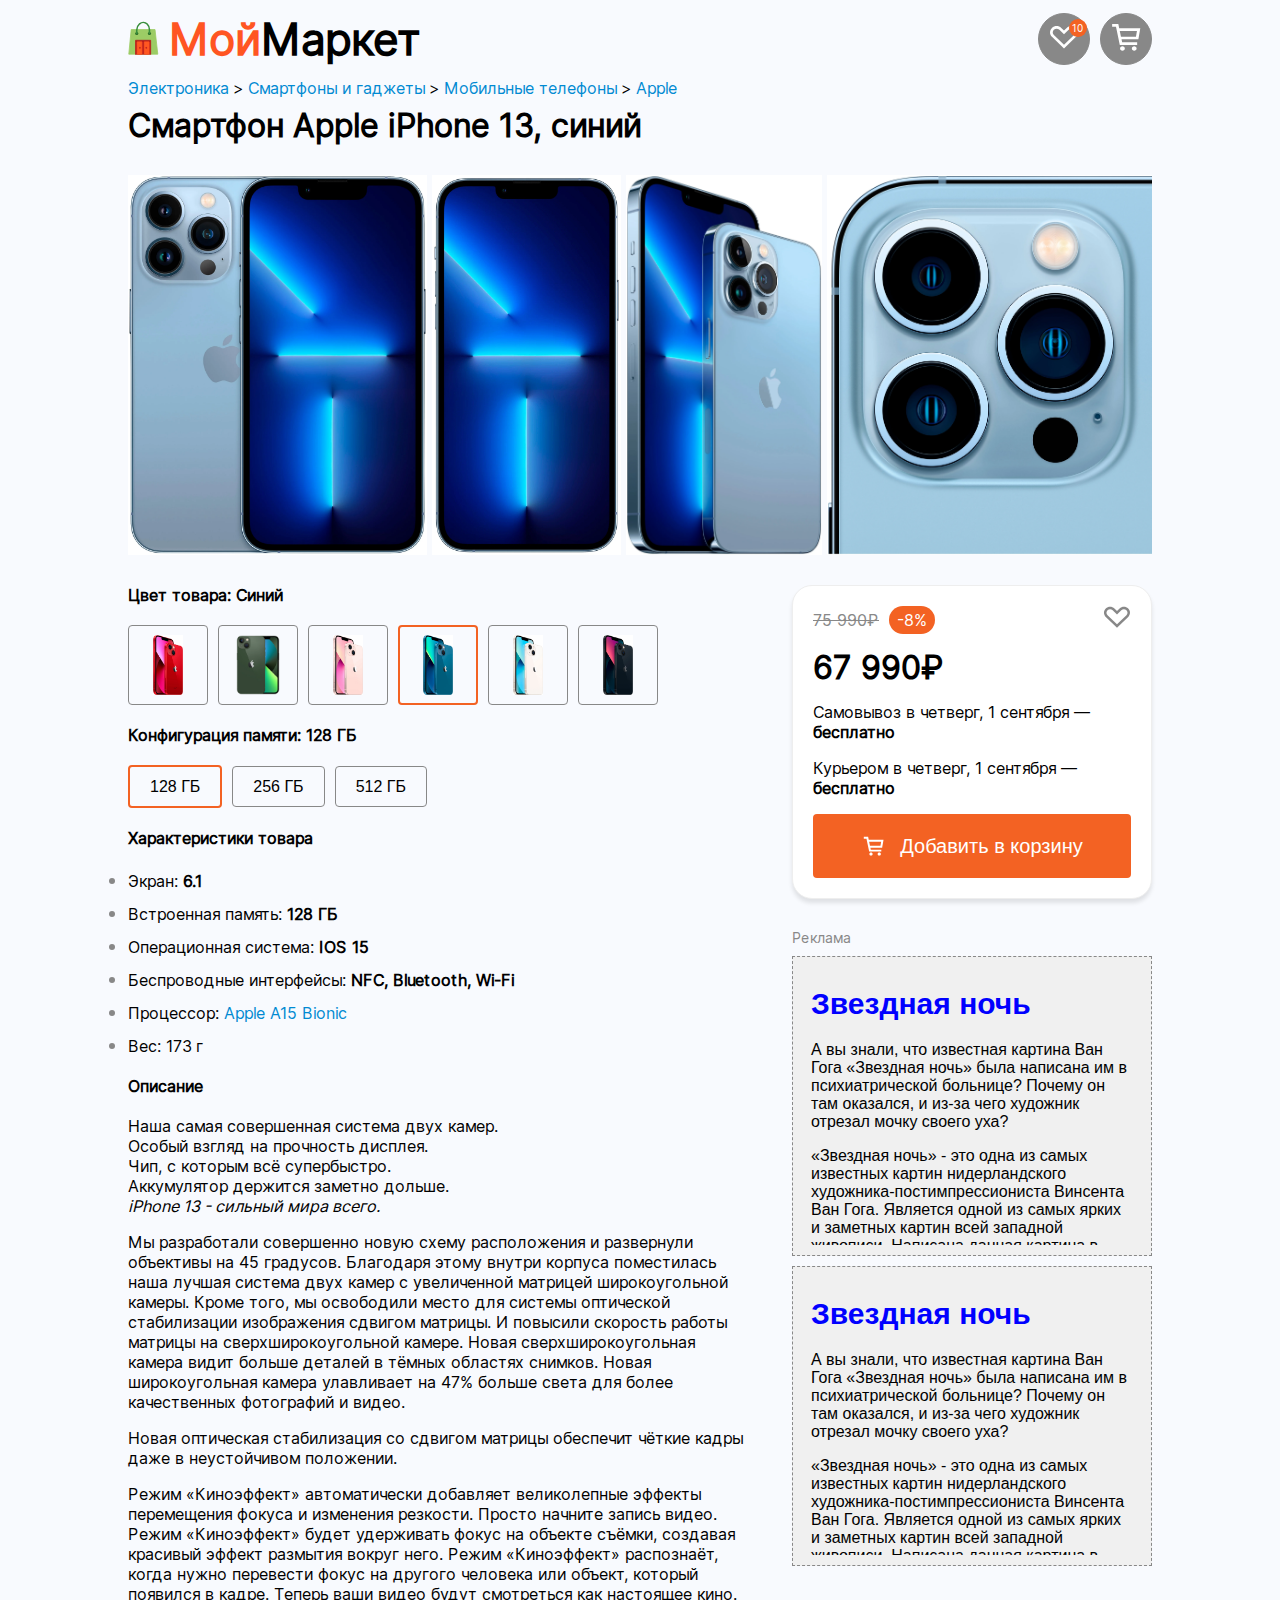
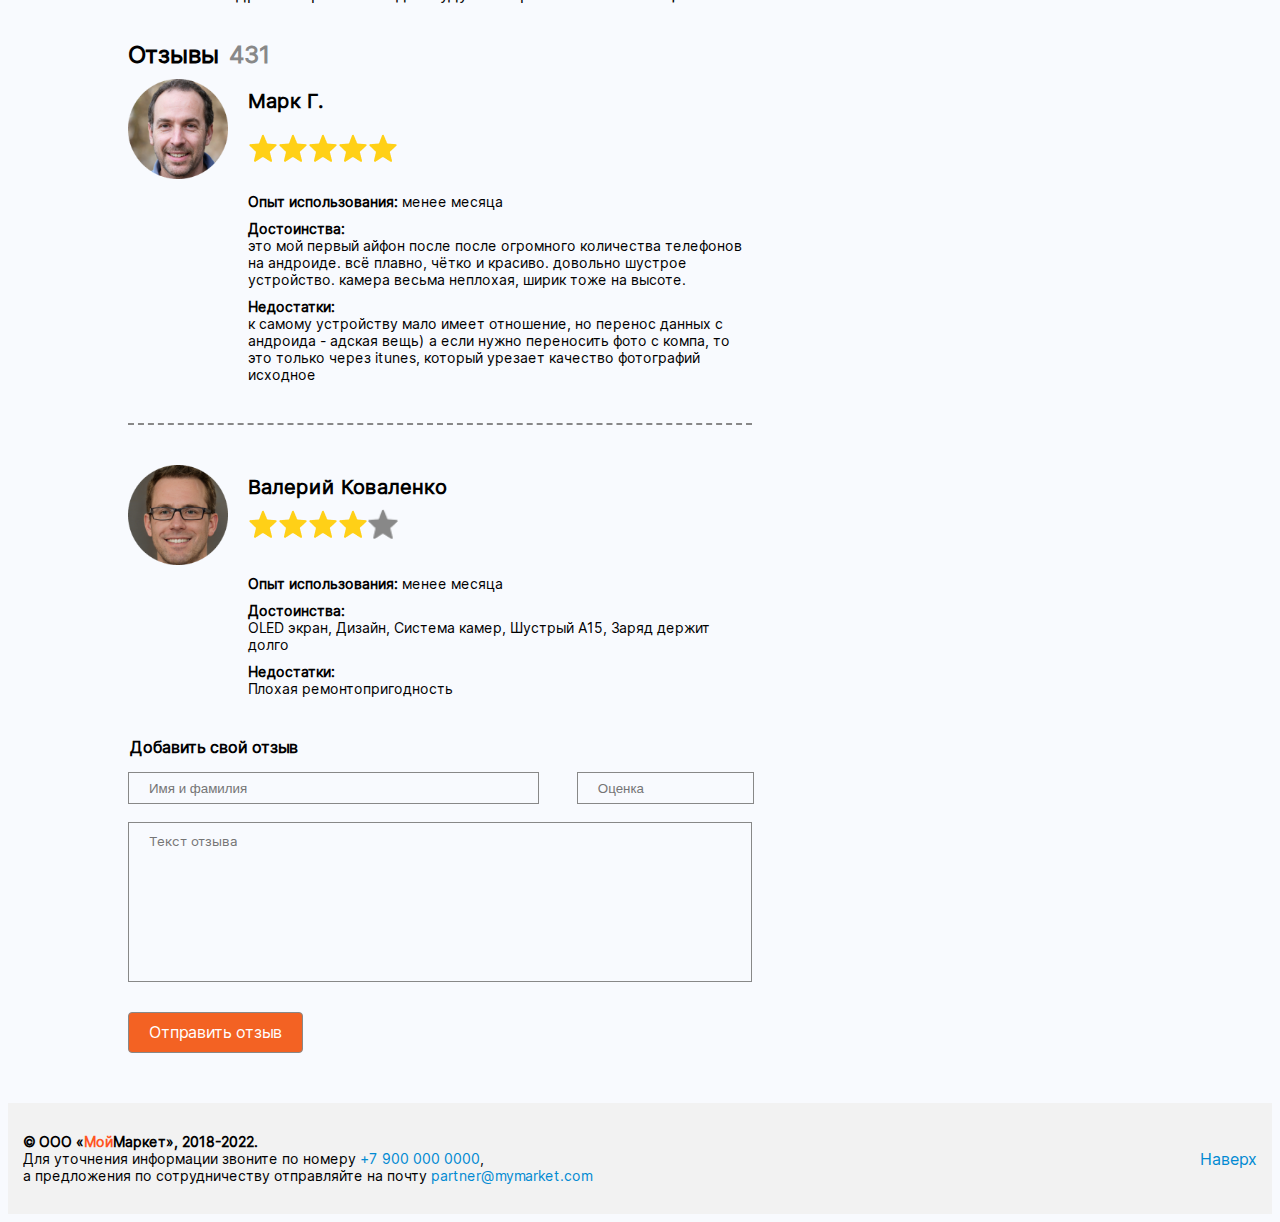
<file: index.html>
<!DOCTYPE html>
<html lang="ru">

    <head>
        <meta charset="utf-8">
        <!-- 32×32 -->
        <link rel="icon" href="/files/img/favicon.ico" sizes="any">
        <!-- SVG любого размера -->
        <link rel="icon" href="files/img/favicon.svg" type="image/svg+xml">
        <!-- 180x180 -->
        <link rel="apple-touch-icon" href="/files/img/apple-touch-icon.png">

        <link rel="stylesheet" href="/css/main.css">

        <title>Мой маркет</title>
    </head>

    <body>
      <!-- Шапка страницы -->
        <header class ="header-container">
          <div class="container header__container">
            <div class="header">
                <div>
                    <img src="/files/img/favicon.svg" alt="лого" height="35">
                </div>
                <div class="header_style">
                    <span style="color: #f52">Мой</span>Маркет
                </div>
            </div>

            <div class="header__like">
                <div class="header__like-style">
                  <svg viewBox="0 0 28 22">
                    <path d="M2.78502 2.57269C5.17872 0.27474 9.04661 0.27474 11.4403 2.57269L14.0001 5.03017L16.56 2.57269C18.9537 0.27474 22.8216 0.27474 25.2154 2.57269C27.609 4.87064 27.609 8.5838 25.2154 10.8818L14.0001 21.6483L2.78502 10.8818C0.391321 8.5838 0.391321 4.87064 2.78502 2.57269ZM9.67253 4.26974C8.25515 2.90905 5.97018 2.90905 4.55278 4.26974C3.1354 5.63044 3.1354 7.82401 4.55278 9.18476L14.0001 18.2542L23.4476 9.18476C24.865 7.82401 24.865 5.63044 23.4476 4.26974C22.0302 2.90905 19.7452 2.90905 18.3279 4.26974L14.0001 8.42432L9.67253 4.26974Z"/>
                  </svg>
                </div>
                   
                <div class="header__like-circle">
                    <span class="header__like-count">10</span>
                </div>
            </div>

            <div class="header__cart">
                <div class="header__cart-style">
                  <svg viewBox="0 0 21 20">
                    <path d="M0.799683 0.839233H4.30233H5.12213L5.28291 1.61096L5.74024 3.80618H19.3431H20.5235L20.3295 4.924L19.2993 10.8579L19.16 11.66H18.3129H7.37647L7.80062 13.696H18.3129V15.616H6.98081H6.16101L6.00023 14.8443L3.93985 4.95445L4.92044 4.76618L3.93985 4.95445L3.48252 2.75923H0.799683V0.839233ZM6.14024 5.72618L6.97647 9.74005H17.4658L18.1626 5.72618H6.14024ZM9.6758 18.0054C9.6758 18.8889 8.9316 19.6034 8.01119 19.6034C7.09075 19.6034 6.34656 18.8889 6.34656 18.0054C6.34656 17.1218 7.09075 16.4261 8.01119 16.4261C8.9316 16.4261 9.6758 17.1218 9.6758 18.0054ZM16.2534 19.6034C17.1738 19.6034 17.918 18.8889 17.918 18.0054C17.918 17.1218 17.1738 16.4261 16.2534 16.4261C15.3329 16.4261 14.5887 17.1218 14.5887 18.0054C14.5887 18.8889 15.3329 19.6034 16.2534 19.6034Z"/>
                  </svg>
                </div>
                   
                <div class="header__cart-circle" id="header-count">
                    <span class="header__cart-count">0</span>
                </div>
            </div>
          </div>
        </header>

        <div class="container">
      <!-- Хлебные крошки -->
            <nav>
                <div class="breadcrumbs">
                    <a class="link" href="/index.html">Электроника</a>
                    <span>></span> 
                    <a class="link" href="/index.html">Смартфоны и гаджеты</a>
                    <span>></span>
                    <a class="link" href="/index.html">Мобильные телефоны</a>
                    <span>></span>
                    <a class="link" href="/index.html">Apple</a>    
                </div>
            </nav>

            <main>
      <!-- Заголовок и фото товара -->
                <div class="product-preview">
                    <div class="product-preview__name"> 
                        <span>Cмартфон Apple iPhone 13, синий</span>
                    </div>
                    
                    <div class="product-preview__image">
                        <img class="product-preview__image-s" src="/files/img/image-1.webp" alt="изображение айфона анфас" id="imgOne">
                        <img class="product-preview__image-s" src="/files/img/image-2.webp" alt="изображение айфона три четверти" id="imgTwo">
                        <img class="product-preview__image-s" src="/files/img/image-3.webp" alt="изображение айфона три четвертых" id="imgThree">
                        <img class="product-preview__image-s" src="/files/img/image-4.webp" alt="изображение айфона камера" id="imgFour">
                        <img class="product-preview__image-s" src="/files/img/image-5.webp" alt="изображение айфона анфас"id="imgFive">
                    </div>
                </div>    
      <!-- Информация о товаре  -->
                <div class="product-about">
                    <div class="product-info">
      <!-- Выбор цвета товара  -->
                      <div class="product-info__subsection">
                        <div class="headers">
                            <h4 id="colorHeader">Цвет товара: Синий</h4>
                        </div>
                        <div class="product-info__color">
                            <div class="product-info__choice" id="red">
                                <img class="product-info__img" src="/files/img/color-1.webp" alt="">
                            </div>

                            <div class="product-info__choice" id="green">
                                <img class="product-info__img" src="/files/img/color-2.webp" alt="">
                            </div>

                            <div class="product-info__choice" id="pink">
                                <img class="product-info__img" src="/files/img/color-3.webp" alt="">
                            </div>

                            <div class="product-info__choice selectedColor" id="blue">
                                <img class="product-info__img" src="/files/img/color-4.webp" alt="">
                            </div>

                            <div class="product-info__choice" id="white">
                                <img class="product-info__img " src="/files/img/color-5.webp" alt="">
                            </div>

                            <div class="product-info__choice" id="black">
                                <img class="product-info__img" src="/files/img/color-6.webp" alt="">
                            </div>
                        </div>

                      </div>
     
      <!-- Конфигурация памяти -->
                      <div class="product-info__subsection">
                        <div class="headers">
                            <h4 id="configHeader">Конфигурация памяти: 128 ГБ</h4>
                        </div>

                            <div class="product-info__buttons">
                                <button type="button" id="128" class="selected">128 ГБ</button>
                                <button type="button" id="256">256 ГБ</button>
                                <button type="button" id="512">512 ГБ</button>
                            </div>
                      </div>
      <!-- Характеристики товара -->
                      <div class="product-info__subsection">
                          <div class="headers">
                            <h4>Характеристики товара</h4>
                          </div>

                          <div class="list-style">                       
                            <li>Экран: <b>6.1</b></li>
                            <li>Встроенная память: <b>128 ГБ</b></li>
                            <li>Операционная система: <b>IOS 15</b></li>
                            <li>Беспроводные интерфейсы: <b>NFC, Bluetooth, Wi-Fi</b></li>
                            <li>Процессор: <a class="link" href="https://ru.wikipedia.org/wiki/Apple_A15" target="_blank">Apple A15 Bionic</a></li>
                            <li>Вес: 173 г</li>                           
                          </div>

                      </div>
      <!-- Описание товара -->
                      <div  class="product-info__subsection"> 
                        <div class="headers">
                            <h4>Описание</h4>
                        </div>
      
                        <div class="product-info__description">
                            <div>
                                Наша самая совершенная система двух камер.<br>
                                Особый взгляд на прочность дисплея.<br>
                                Чип, с которым всё супербыстро.<br>
                                Аккумулятор держится заметно дольше.<br>
                                <i>iPhone 13 - сильный мира всего.</i><br>
                            </div>
                                                
                                <p>Мы разработали совершенно новую схему расположения и развернули объективы на 45 градусов. Благодаря этому внутри корпуса поместилась наша лучшая система двух камер с увеличенной матрицей широкоугольной камеры. Кроме того, мы освободили место для системы оптической стабилизации изображения сдвигом матрицы. И повысили скорость работы матрицы на сверхширокоугольной камере. Новая сверхширокоугольная камера видит больше деталей в тёмных областях снимков. Новая широкоугольная камера улавливает на 47% больше света для более качественных фотографий и видео.</p>
                                <p>Новая оптическая стабилизация со сдвигом матрицы обеспечит чёткие кадры даже в неустойчивом положении.</p>
                                <p>Режим «Киноэффект» автоматически добавляет великолепные эффекты перемещения фокуса и изменения резкости. Просто начните запись видео. Режим «Киноэффект» будет удерживать фокус на объекте съёмки, создавая красивый эффект размытия вокруг него. Режим «Киноэффект» распознаёт, когда нужно перевести фокус на другого человека или объект, который появился в кадре. Теперь ваши видео будут смотреться как настоящее кино.</p>
                        </div> 
                      </div>
      <!-- Таблица с характеристиками -->
                      <div class="table-block">
                        <table class="table-block__table">
                        <caption class="table-block__title">Сравнение моделей</caption> 
                            <thead>
                                <tr>
                                    <th class="table-block__elements">Модель</th>
                                    <th class="table-block__elements">Вес</th>
                                    <th class="table-block__elements">Высота</th>
                                    <th class="table-block__elements">Ширина</th>
                                    <th class="table-block__elements">Толщина</th>
                                    <th class="table-block__elements">Чип</th>
                                    <th class="table-block__elements">Объём памяти</th>
                                    <th class="table-block__elements">Аккумулятор</th>
                                </tr>
                            </thead>
            
                            <tbody>
                                <tr class="table-block__tr_selection">
                                    <td class="table-block__elements table-bottom">Iphone11</td>
                                    <td class="table-block__elements table-bottom">194 грамма</td>
                                    <td class="table-block__elements table-bottom">150.9 мм</td>
                                    <td class="table-block__elements table-bottom">75.7 мм</td>
                                    <td class="table-block__elements table-bottom">8.3 мм</td>
                                    <td class="table-block__elements table-bottom">A13 Bionicchip</td>
                                    <td class="table-block__elements table-bottom">до 128 Гб</td>
                                    <td class="table-block__elements table-bottom">До 17 часов</td>
                                </tr>
            
                                <tr class="table-block__tr_selection">
                                    <td class="table-block__elements table-bottom">Iphone12</td>
                                    <td class="table-block__elements table-bottom">164 грамма</td>
                                    <td class="table-block__elements table-bottom">146.7 мм</td>
                                    <td class="table-block__elements table-bottom">71.5 мм</td>
                                    <td class="table-block__elements table-bottom">7.4 мм</td>
                                    <td class="table-block__elements table-bottom">A14 Bionicchip</td>
                                    <td class="table-block__elements table-bottom">до 256 Гб</td>
                                    <td class="table-block__elements table-bottom">До 19 часов</td>
                                </tr>
            
                                <tr class="table-block__tr_selection">
                                    <td class="table-block__elements table-bottom">Iphone13</td>
                                    <td class="table-block__elements table-bottom">174 грамма</td>
                                    <td class="table-block__elements table-bottom">146.7 мм</td>
                                    <td class="table-block__elements table-bottom">71.5 мм</td>
                                    <td class="table-block__elements table-bottom">7.65 мм</td>
                                    <td class="table-block__elements table-bottom">A15 Bionicchip</td>
                                    <td class="table-block__elements table-bottom">до 512 Гб</td>
                                    <td class="table-block__elements table-bottom">До 19 часов</td>
                                </tr>
                            </tbody>
                        </table>
                      </div>
      <!-- Блок с уже добавленными отзывами -->
                      <div class="reviews-block">

                        <div class="reviews-block__title">  
                          <div class="reviews-block__head">
                                  <h4 class="reviews-block__header">Отзывы</h4>
                                  <span class="reviews-block__count">431</span>
                          </div>
                        </div>
      <!-- Отзыв 1 -->
                        <div class="reviews-block__border">
                          <div class="reviews-block__reviews"> 
                            <div class="reviews-block__screen-size">
                                  <img class="reviews-block__review-image" src="/files/img/photo1.png" alt="">
                                      
                                  <div class="reviews-block__reviews reviews-block__l">
                                    <div class="reviews-block__review-name">
                                        <h4>Марк Г.</h4>
                                    </div>
      
                                    <div class="reviews-block__review-raiting">
                                      <img class="reviews-block__review-star" src="/files/img/star.png" alt="">
                                      <img class="reviews-block__review-star" src="/files/img/star.png" alt="">
                                      <img class="reviews-block__review-star" src="/files/img/star.png" alt="">
                                      <img class="reviews-block__review-star" src="/files/img/star.png" alt="">
                                      <img class="reviews-block__review-star" src="/files/img/star.png" alt="">
                                    </div> 
                                  </div>  
                            </div> 

                            <div class="reviews-block__review-content">
                                <div><strong>Опыт использования:</strong> менее месяца</div>
                                <div><strong>Достоинства:</strong><br> это мой первый айфон после после огромного количества телефонов на андроиде. всё плавно, чётко и красиво. довольно шустрое устройство. камера весьма неплохая, ширик тоже на высоте.</div>
                                <div><strong>Недостатки:</strong><br> к самому устройству мало имеет отношение, но перенос данных с андроида - адская вещь) а если нужно переносить фото с компа, то это только через itunes, который урезает качество фотографий исходное</div>
                            </div> 
                          </div>
                        </div>
      <!-- Отзыв 2 -->
                        <div class="reviews-block__border">
                          <div class="reviews-block__reviews"> 
                            <div class="reviews-block__screen-size">
                                <img class="reviews-block__review-image" src="/files/img/photo2.png" alt="">
                                              
                                <div class="reviews-block__reviews">
                                    <div class="reviews-block__review-name">
                                        <h4>Валерий Коваленко</h4>
                                    </div>
      
                                    <div class="reviews-block__review-raiting">
                                          <img class="reviews-block__review-star" src="/files/img/star.png" alt="">
                                          <img class="reviews-block__review-star" src="/files/img/star.png" alt="">
                                          <img class="reviews-block__review-star" src="/files/img/star.png" alt="">
                                          <img class="reviews-block__review-star" src="/files/img/star.png" alt="">
                                          <img class="reviews-block__review-star" src="/files/img/g star.png" alt="">
                                    </div>  
                                </div> 
                            </div>

                            <div class="reviews-block__review-content">
                                  <div><strong>Опыт использования:</strong> менее месяца</div>
                                  <div><strong>Достоинства:</strong><br> OLED экран, Дизайн, Система камер, Шустрый А15, Заряд держит долго</div>
                                  <div><strong>Недостатки:</strong><br> Плохая ремонтопригодность</div>
                                                  
                            </div>
                          </div>
                        </div>
        
                      </div>
      <!-- Форма "Добавить отзыв"  -->
                      <form class="review-form">
                        <legend class="review-form__header">Добавить свой отзыв</legend>
                          <div class="review-form__first">
                            <div class="review-form__name-block">
                              <input class="review-form__name" type="text" name="formName" placeholder="Имя и фамилия">
                              <div class="review-form__error" id="review-form-name-error"></div>
                            </div>

                            <div class="review-form__raiting-block">
                              <input class="review-form__raiting" type="text" name="formRaiting" placeholder="Оценка">
                              <div class="review-form__error" id="review-form-raiting-error"></div>
                            </div>
                          </div>
      
                          <div class="review-form__second">
                              <textarea class="review-form__text" type="text" name="formText" placeholder="Текст отзыва"></textarea>
                          </div>
      
                          <div>
                              <button type="submit" class="review-form__btn">Отправить отзыв</button>
                          </div>
                              
                      </form>

                    </div>
      <!-- Сайдбар для больших версий кранов -->
                    <div class="sidebar">

                        <div class="sidebar__buy">
                            <div class="sidebar__first-line">
                              <div class="sidebar__old-price">
                                  <div class="sidebar__cost1">
                                    <span>75 990₽</span>
                                  </div>
      
                                  <div class="sidebar__discount">
                                    <span>-8%</span>
                                  </div>
                              </div>  
  
                              <div class="sidebar__like">
                                  <svg width="28" height="22" viewBox="0 0 28 22">
                                      <path d="M2.78502 2.57269C5.17872 0.27474 9.04661 0.27474 11.4403 2.57269L14.0001 5.03017L16.56 2.57269C18.9537 0.27474 22.8216 0.27474 25.2154 2.57269C27.609 4.87064 27.609 8.5838 25.2154 10.8818L14.0001 21.6483L2.78502 10.8818C0.391321 8.5838 0.391321 4.87064 2.78502 2.57269ZM9.67253 4.26974C8.25515 2.90905 5.97018 2.90905 4.55278 4.26974C3.1354 5.63044 3.1354 7.82401 4.55278 9.18476L14.0001 18.2542L23.4476 9.18476C24.865 7.82401 24.865 5.63044 23.4476 4.26974C22.0302 2.90905 19.7452 2.90905 18.3279 4.26974L14.0001 8.42432L9.67253 4.26974Z"/>
                                  </svg>
                              </div>
                            </div>
    
                            <div class="sidebar__cost2">
                                <span>67 990₽</span>
                            </div>
                                
                            <div class="sidebar__delivery">
                                <span>Самовывоз в четверг, 1 сентября — <b>бесплатно</b></span>
                                <p>Курьером в четверг, 1 сентября — <b>бесплатно</b></p>
                                <button type="submit" class="sidebar__button_buy" id="sidebar-button-buy">Добавить в корзину</button>
                            </div>
                        </div>
    
                        <div class="sidebar__frame">
                            <span>Реклама</span>
                            <iframe class="sidebar__framelook" src="/files/frames/VanGog.html">
                            </iframe>
                            <iframe class="sidebar__framelook1" src="/files/frames/VanGog.html">
                            </iframe>
                        </div>
    
                    </div>  
                </div>
             </main>
        </div>
      <!-- Футер -->
            <footer>
                <div class="footer">
                  <div class="container footer__container">
                    <div class="footer__info">
                        <p class="footer__copyright copyright-bold">© ООО «<span class="footer__page-name">Мой</span>Маркет», 2018-2022.</p>
                        <p class="footer__copyright">Для уточнения информации звоните по номеру <a class="link" href="tel:+79000000000">+7 900 000 0000</a>, <br>
                        а предложения по сотрудничеству отправляйте на почту <a class="link" href="mailto:partner@mymarket.com">partner@mymarket.com</a></p>
                    </div>
                    
                    <div><a class="link" href="#top">Наверх</a></div>
                  </div>  
            </footer>
        </div>

      <script type="module" src="/javascript/page-product.js"></script>

    </body> 
</html>
</file>
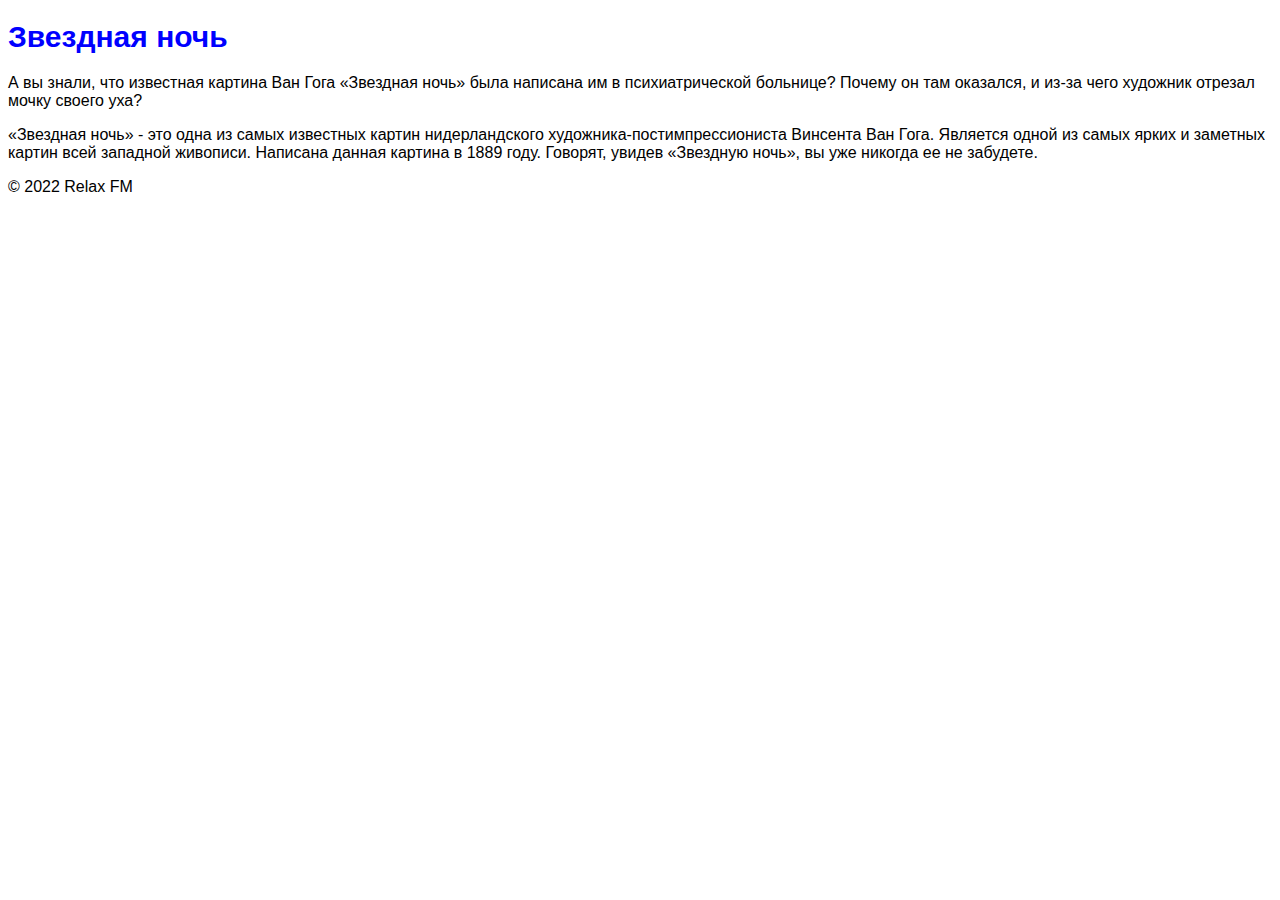
<file: files/frames/VanGog.html>
<!DOCTYPE html>
<html lang="ru" class="webp">
        <head>
                <meta charset="UTF-8">
                <title>5 тайн картины «Звездная ночь» Ван Гога</title>
                <link rel="stylesheet" href="\css\ads.css">
        </head>

        <body>
                <header>
                        <h1>Звездная ночь</h1>
                </header>

        <main>
         <div>
                <p>А вы знали, что известная картина Ван Гога «Звездная ночь» была написана им в психиатрической больнице? Почему он там оказался, и из-за чего художник отрезал мочку своего уха?</p>

                <p>«Звездная ночь» - это одна из самых известных картин нидерландского художника-постимпрессиониста Винсента Ван Гога. Является одной из самых ярких и заметных картин всей западной живописи. Написана данная картина в 1889 году. Говорят, увидев «Звездную ночь», вы уже никогда ее не забудете.</p>
        </div>
        </main>

        <footer>
                    <p>© 2022 Relax FM</p>

        </footer> 
</body>
</html>
</file>
<file: css/main.css>
/* Общее */

html {
    font-family: "Inter";
    font-size: 16px;
    font-style: normal;
    background: #F8FAFE;
}

@font-face {
    font-family: "Inter";
    src: url("/files/fonts/Inter-Regular.woff2");
}

.link {
    color: #018ad2;
    text-decoration-line: none;
}

.link:hover {
    color: #F36223;
    cursor: pointer;
}

.link:active {
    color:#A93A09;
}

h4 {
    margin-block-start: 0px;
    margin-block-end: 0px;
}


button:hover {
    background: #F2F2F2;
    cursor: pointer;
}

button:active {
    border: 2px solid #A93A09;
}

button {
    background: transparent;
    border: 1px solid #888888;
    border-radius: 4px;
    font-weight: 500;
    font-size: 16px;
    line-height: 19px;
    padding: 10px 20px;
}



/* Mobile */

@media screen and (max-width: 1023px) and (min-width: 360px) {

    .headers {
        font-weight: 700;
        font-size: 0.5rem;
        padding: 0px 0px 20px 0px;
        width: 100%;
    }

    .container {
        max-width: 100%;
        margin: 0 auto;
        padding: 0px 5px 0px 5px;
        font-size: 10px;
    }

    /* Заголовок */

    .header-container {
        display: flex;
        flex-direction: row;
        position: sticky;
        left: 0px;
        top: 0px;
     }

     .header__container {
        display: flex;
        flex-direction: row;
        align-items: center;
        justify-content: space-between;
        width: 100%;
        gap: 10px;
        background: #F8FAFE;
     }
 
     .header {
        width: 100%; 
        display: flex;
        flex-direction: row;
        align-items: center;
        gap: 10px;
        left: 0px;
        top: 0px;
        width: 100%;
     }
     
     .header_style {
         left: -3px;
         top: 18px;
         font-weight: 700;
         font-size: 44px;
         line-height: 53px;
     }

     .header__like {
        position: relative;
        display: flex;
        justify-content: center;
        align-items: center;
        padding: 15px;
        background: #888888;
        border-radius: 50%;
        border: 1px solid #888888;
        margin-top: 5px;
        margin-bottom: 5px;
        height: 30px;
        width: 30px; 
    }

    .header__like-circle {
        position: absolute;
        top: 15%;
        left: 60%;
   }

   .header__like-count {
       display: flex;
       justify-content: center;
       align-items: center;
       padding: 4px 4px;
       width: 10px;
       height: 10px;
       background: #F36223;
       border-radius: 50%;
       color: #FFFFFF;
       font-size: 12px;
    }

    .header-count__first-visit {
        visibility: hidden;
    }

   .header__like-style svg {
       fill: #FFFFFF;  
       height: 30px;
       width: 30px; 
     
   }
     
    .header__cart {
         position: relative;
         display: flex;
         justify-content: center;
         align-items: center;
         padding: 15px;
         background: #888888;
         border-radius: 50%;
         border: 1px solid #888888;
         margin-top: 5px;
         margin-bottom: 5px;
         height: 30px;
         width: 30px; 
    }
 
    .header__cart-circle {
         position: absolute;
         top: 15%;
         left: 60%;
    }

    .header__cart-count {
        display: flex;
        justify-content: center;
        align-items: center;
        padding: 4px 4px;
        width: 10px;
        height: 10px;
        background: #F36223;
        border-radius: 50%;
        color: #FFFFFF;
        font-size: 12px;
     }

    .header-count__first-visit {
        visibility: hidden;
    }
 
    .header__cart-style svg {
        fill: #FFFFFF;  
        height: 30px;
        width: 30px; 
      
    }

    /* Навигация */

    .breadcrumbs {
        box-sizing: border-box;
        display: flex;
        flex-direction: row;
        align-items: center;
        padding: 8px 0px;
        gap: 4px;
        font-size: 16px;
    }

    /* Основная страница */

    /* Заголовок и фото товара */

    .product-preview {
        margin-left: 0px;
    }

    .product-preview__name {
        box-sizing: border-box;
        width: 100%;
        font-weight: 700;
        font-size: 24px;

        color: #000000;
    }

    .product-preview__image {
        box-sizing: border-box;
        display: flex;
        flex-direction: row;
        align-items: center;
        margin-top: 10px;
        gap: 5px;
        overflow: scroll;
        flex-wrap: nowrap;
        }

    .product-preview__image-s {
        height: 380px;
       
    }

    /* Информация о товаре */

    .product-about {
        box-sizing: border-box;
        display: flex;
        flex-direction: column-reverse;
        width: 100%;
        align-items: flex-start;
        padding: 0px;
        margin-bottom: 50px;
    }

    .product-info {
        box-sizing: border-box;
        display: flex;
        flex-direction: column;
        align-items: flex-start;
        padding: 0px;
        font-weight: 500;
        margin-top: 30px;
    }

    /* Выбор цвета */

    .product-info__subsection {
        margin-bottom: 20px;
        width: 100%;
    }

    .product-info__color {
        box-sizing: border-box;
        display: flex;
        flex-direction: row;
        align-items: flex-start;
        padding: 0px;
        gap: 10px; 
    }

    .product-info__choice {
        box-sizing: border-box;
        display: flex;
        flex-direction: column;
        justify-content: center;
        align-items: center;
        padding: 0px;
        gap: 10px;
        border: 1px solid #888888;
        border-radius: 4px;
        width: 80px;
        height: 80px;
    }

    .product-info__img {
        height: 60px;
    }

    .product-info__choice:hover {
        background: #F2F2F2;
        cursor: pointer;
    }

    .product-info__choice:active {
        border: 2px solid #A93A09;
    }

    .product-info__buttons {
        box-sizing: border-box;
        display: flex;
        align-items: center;
        gap: 10px;
    }

    .selectedColor {
        border: 2px solid #F36223;
    }

    .selected {
        border: 2px solid #F36223;
    } 

    .small-screen {
        display: flex;
        margin-bottom: 20px;

    }

    .big-screen {
        visibility: hidden;
        display: none;
    }


    /* Список характеристик */

    .list-style {
        
        display: flex;
        flex-direction: column;
        justify-content: center;
        align-items: flex-start;
        gap: 10px;
        font-size: 1.2rem;
    }

    li::marker {
        color:#888888;
        font-size: 1.2rem;
    }

    /* Описание  */

    .product-info__description {
        box-sizing: border-box;
        font-size: 0.45rem;
    }

    /* Сайдбар  */

    .sidebar {
        margin-top: 20px;
    }

    .sidebar__buy {
        box-sizing: border-box;
        flex-direction: column;
        align-items: flex-start;
        padding: 20px;
        width: 420px;
        background: #FFFFFF;
        border: 1px solid #EEEEEE;
        box-shadow: 0px 4px 4px rgba(0, 0, 0, 0.1);
        border-radius: 20px;
        align-self: stretch;
    }

    .sidebar__first-line {
        box-sizing: border-box;
        display: flex;
        flex-direction: row;
        justify-content: space-between;
    }

    .sidebar__like svg {
        fill:#888888;
    }
    
    .sidebar__like:hover svg {
        cursor: pointer;
        fill:#DA4A0C;
    }

    .sidebar__like:active svg {
        cursor: pointer;
        fill:#A93A09;
    }
    
    .sidebar__cost1 {
        width: 66px;
        height: 16px;
        font-weight: 500;
        font-size: 16px;
        line-height: 16px;
        text-decoration-line: line-through;
        color: #888888;
    }
    
    .sidebar__cost2 {
        margin-bottom: 15px;
        font-weight: 600;
        font-size: 32px;
        line-height: 39px;
        color: #000000;
    }
    
    .sidebar__old-price {
        display: flex;
        flex-direction: row;
        align-items: center;
        padding: 0px;
        gap: 10px;
        margin-bottom: 14px;
    }
    
    .sidebar__discount {
        display: flex;
        flex-direction: column;
        justify-content: center;
        align-items: center;
        padding: 4px 8px;
        gap: 10px;
        width: 31px;
        height: 16px;
        background: #F36223;
        border-radius: 500px;
        font-weight: 400;
        font-size: 16px;
        line-height: 16px;
        color: #FFFFFF;
    }
    
    .sidebar__delivery {
        display: flex;
        flex-direction: column;
        align-items: flex-start;
        font-weight: 400;
        font-size: 16px;
    }
    
    .sidebar__button_buy {
        display: flex;
        flex-direction: row;
        justify-content: center;
        align-items: center;
        padding: 20px 49px;
        flex-grow: 1;
        width: 380px;
        height: 64px;
        background: #F36223;
        border-radius: 4px;
        align-self: stretch;
        font-weight: 400;
        font-size: 20px;
        line-height: 24px;
        color: #FFFFFF;
        border: 0;
        gap: 15px;
    }
    
    .sidebar__button_buy::before {
        content: "";
        display: inline-block;
        width: 24px;
        height: 24px;
        background-image: url(/files/img/cart.svg);
        background-repeat: no-repeat;
        background-position: center center;
    }
    
    .sidebar__button_buy:hover {
        background: #DA4A0C;
        cursor: pointer;
    }
    
    .sidebar__button_buy:active {
        background: #A93A09;
    }

    /* Реклама */

    .sidebar__frame {
        visibility: hidden;
        display: none;
    }   

    /* Таблица */

    .table-block {
        visibility: hidden;
        display: none;
    }
    
    /* Отзывы */

    .reviews-block {
        box-sizing: border-box;
        width: 100%;
    }

    .reviews-block__title {
        display: flex;
        justify-content: space-between;
        align-items: center; 
        margin-bottom: 20px;
    }

    .reviews-block__head {
        display: flex;
        align-items: center;
        gap: 10px;

    }

    .reviews-block__header {
        font-weight: 700;
        font-size: 1.4rem;

    }

    .reviews-block__count {
        font-weight: 700;
        font-size: 1.4rem;
        color: #888888;
    }

    .reviews-block__reviews {
        padding: 0px;
        gap: 20px;
    }

    .reviews-block__border:not(:last-child) {
        border-bottom: 2px dashed #888888;
        margin-bottom: 20px;
    }

    .reviews-block__review-image {
        height: 80px;
        flex-shrink: no;
    }

    .reviews-block__screen-size {
        display: flex;
        flex-direction: row;
        gap: 20px;
    }


    .reviews-block__review-name {
        font-weight: 700;
        font-size: 1.2rem;
    }

    .reviews-block__review-raiting {
        display: flex;
        margin-bottom: 10px;

    }

    .reviews-block__review-star {
        height: 20px;
        border-radius: 1px;
    }

    .reviews-block__review-content {
        display: flex;
        flex-direction: column;
        gap: 10px;
        font-size: 1rem;
        margin: 0px 0px 20px 0px;
    }

    /* Форма ввода отзыва */

    .review-form {
        box-sizing: border-box;
        display: flex;
        flex-direction: column;
        gap: 10px;
        align-items: flex-start;
        width: 100%;
        font-family: "Inter";
        font-size: 0,8rem;
    }

    .review-form__header {
        font-weight: 700;
        font-size: 1rem;
    }

    .review-form__first {
        display: flex;
        flex-direction: column;
        gap: 10px;
        width: 100%;

    }

    .review-form__second {
        display: flex;
        width: 100%;
        height: 150px;
    }    

    .review-form__name-block {
        box-sizing: border-box;
        width: 100%;
    }
    
    .review-form__raiting-block {
        box-sizing: border-box;
        width: 100%;
    }
    
    .review-form__error {
        left: 0;
        right: 0;
        min-height: 25px;
        background: #f36223;
        display: none;
        color: white;
        padding: 2px 4px;
        font-size: 14px;
    }
      
    .review-form__error-active {
        display: block;
       
    }

    .review-form__name {
        background: transparent;
        border: 1px solid #888888;
        padding: 0px;
        text-indent: 10px;
        width: 100%;
        height: 30px;
        font-size: 1.5em;
        font-family: "Inter";
    }

    .review-form__name:hover {
        border: 1px solid #000000;
    }

    .review-form__raiting {
        background: transparent;
        width: 100%;
        height: 30px;
        border: 1px solid #888888;
        padding: 0px;
        text-indent: 10px;
        font-size: 1.5em;
        font-family: "Inter";
    }

    .review-form__raiting:hover {
        border: 1px solid #000000;
    }

    .review-form__text {
        background: transparent;
        resize: none;
        border: 1px solid #888888;
        font-family: "Inter";
        font-size: 1em;
        padding: 10px 10px;
        width: 100%;
    }

    .review-form__text:hover {
        border: 1px solid #000000; 
    }

    .review-form__btn {
        padding: 5px 10px;
        gap: 10px;
        background: #F36223;
        border-radius: 4px;
        color: #FFFFFF;
        font-family: "Inter";
        font-size: 0,5rem;
    }

    .review-form__btn:hover {
        background: #DA4A0C;
        cursor: pointer;  
    }

    .review-form__btn:active {
        background: #A93A09;  
    }

    /* Подвал */

    .footer {
        display: flex;
        flex-direction: row;
        align-items: center;
        justify-content: space-between;
        background: #F2F2F2;
        margin-top: 50px;
        background-size: cover;
        flex-flow: 1;
    }
      
    .footer__container {
        display: flex;
        flex-direction: row;
        align-items: center;
        justify-content: space-between;
        width: 100%;
        max-width: 1500px;
    }
    
    .footer__info {
        margin: 30px 0px;
        font-size: 0,8rem;
    }
    
    .footer__page-name {
        color: #f52
    }
    
    .footer__copyright {
        margin: 0px;
    }
    
    .copyright-bold {
        font-weight: 700;
    }
}  

/* Tablet 1024px */

@media screen and (max-width: 1499px) and (min-width: 1024px) {

    .headers {
        font-weight: 700;
        font-size: 16px;
        padding: 0px 0px 20px 0px;
        width: 100%;
    }

    .container {
        max-width: 1024px;
        margin: 0 auto;
        padding: 0px 15px 0px 15px;
    }
    
    /* Заголовок */
    
    .header-container {
        display: flex;
        flex-direction: row;
        position: sticky;
        background: #F8FAFE;
        left: 0px;
        top: 0px;
     }

    .header__container {
        display: flex;
        flex-direction: row;
        align-items: center;
        justify-content: space-between;
        width: 100%;
        gap: 10px;
     }

    .header {
        display: flex;
        flex-direction: row;
        align-items: center;
        gap: 10px;
        left: 0px;
        top: 0px;
        width: 100%;
    }
    
    .header_style {
        left: -3px;
        top: 18px;
        font-weight: 700;
        font-size: 44px;
        line-height: 53px;
    }

    .header__like {
        position: relative;
        display: flex;
        justify-content: center;
        align-items: center;
        padding: 10px;
        background: #888888;
        border-radius: 50%;
        border: 1px solid #888888;
        margin-top: 5px;
        margin-bottom: 5px;
        height: 30px;
        width: 30px; 
    }

    .header__like-circle {
        position: absolute;
        top: 10%;
        left: 60%;
   }

   .header__like-count {
       display: flex;
       justify-content: center;
       align-items: center;
       padding: 4px 4px;
       width: 10px;
       height: 10px;
       background: #F36223;
       border-radius: 50%;
       color: #FFFFFF;
       font-size: 10px;
    }

   .header__like-style svg {
       fill: #FFFFFF;  
       height: 30px;
       width: 30px; 
     
   }
    
    .header__cart {
        position: relative;
        display: flex;
        justify-content: center;
        align-items: center;
        padding: 10px;
        background: #888888;
        border-radius: 50%;
        border: 1px solid #888888;
        margin-top: 5px;
        margin-bottom: 5px;
        height: 30px;
        width: 30px; 
    }

    .header__cart-circle {
        position: absolute;
        top: 10%;
        left: 60%;
   }

   .header__cart-count {
       display: flex;
       justify-content: center;
       align-items: center;
       padding: 4px 4px;
       width: 10px;
       height: 10px;
       background: #F36223;
       border-radius: 50%;
       color: #FFFFFF;
       font-size: 10px;
    }

    .header-count__first-visit {
        visibility: hidden;
    }

   .header__cart-style svg {
       fill: #FFFFFF;  
       height: 30px;
       width: 30px; 
     
   }

    /* Навигация */
    
    .breadcrumbs {
        box-sizing: border-box;
        display: flex;
        flex-direction: row;
        align-items: center;
        padding: 8px 0px;
        gap: 4px;
    }
    
    /* Основная страница */
    
    /* Заголовок и фото товара */
    
    .product-preview {
        margin-left: 0px;
    }
    
    .product-preview__name {
        box-sizing: border-box;
        width: 539px;
        height: 39px;
        font-weight: 700;
        font-size: 32px;
        line-height: 39px;
        color: #000000;
    }
    
    .product-preview__image {
        box-sizing: border-box;
        display: flex;
        flex-direction: row;
        align-items: center;
        margin-top: 30px;
        gap: 5px;
        left: 50px;
        top: 195px;
        overflow: scroll;
        flex-wrap: nowrap;
    }
    
    .product-preview__image-s {
        height: 380px;
    }
    
    /* Информация о товаре */
    
    .product-about {
        box-sizing: border-box;
        display: flex;
        flex-direction: row;
        width: 100%;
        align-items: flex-start;
        padding: 0px;
        gap: 40px;
        margin-bottom: 50px;
    }
    
    .product-info {
        box-sizing: border-box;
        display: flex;
        flex-direction: column;
        flex-grow: 1;
        align-items: flex-start;
        padding: 0px;
        margin-top: 30px;
        font-weight: 500;
    }
    
    /* Выбор цвета */
    
    .product-info__subsection {
        margin-bottom: 20px;
    }
    
    .product-info__color {
        box-sizing: border-box;
        display: flex;
        flex-direction: row;
        justify-content: center; 
        align-items: flex-start;
        padding: 0px;
        gap: 10px; 
    }
    
    .product-info__choice {
        box-sizing: border-box;
        display: flex;
        flex-direction: column;
        justify-content: center;
        align-items: center;
        padding: 0px;
        gap: 10px;
        border: 1px solid #888888;
        border-radius: 4px;
        width: 80px;
        height: 80px;
    }
    
    .product-info__img {
        height: 60px;
    }

    .product-info__choice:hover {
        background: #F2F2F2;
        cursor: pointer;
    }
    
    .product-info__choice:active {
        border: 2px solid #A93A09;
    }
    
    .product-info__buttons {
        box-sizing: border-box;
        display: flex;
        flex-direction: columns;
        align-items: center;
        gap: 10px;
    }

    .selectedColor {
        border: 2px solid #F36223;
    }
    
    .selected {
        border: 2px solid #F36223;
    } 

    .small-screen {
        visibility: hidden;
        display: none;
    }

    /* Список характеристик */
    
    .list-style {
        box-sizing: border-box;
        display: flex;
        flex-direction: column;
        justify-content: center;
        align-items: flex-start;
        gap: 10px;
    }
    
    li::marker {
        color:#888888;
        font-size: 1.2em;
      }
    
    /* Сайдбар  */
    
    .sidebar {
        margin-top: 30px;
    }
    
    .sidebar__buy {
        box-sizing: border-box;
        flex-direction: column;
        align-items: flex-start;
        width: 360px;
        padding: 20px;
        background: #FFFFFF;
        border: 1px solid #EEEEEE;
        box-shadow: 0px 4px 4px rgba(0, 0, 0, 0.1);
        border-radius: 20px;
        align-self: stretch;
    }
    
    .sidebar__first-line {
        box-sizing: border-box;
        display: flex;
        flex-direction: row;
        justify-content: space-between;
    }

    .sidebar__like svg {
        fill:#888888;
    }
    
    .sidebar__like:hover svg {
        cursor: pointer;
        fill:#DA4A0C;
    }

    .sidebar__like:active svg {
        cursor: pointer;
        fill:#A93A09;
    }

    .sidebar__cost1 {
        font-weight: 500;
        font-size: 16px;
        text-decoration-line: line-through;
        color: #888888;
    }
    
    .sidebar__cost2 {
        margin-bottom: 15px;
        font-weight: 600;
        font-size: 32px;
        color: #000000;
    }
    
    .sidebar__old-price {
        display: flex;
        flex-direction: row;
        align-items: center;
        gap: 10px;
        margin-bottom: 14px;
    }
    
    .sidebar__discount {
        display: flex;
        flex-direction: column;
        justify-content: center;
        align-items: center;
        padding: 4px 8px;
        gap: 10px;
        background: #F36223;
        border-radius: 500px;
        font-weight: 400;
        font-size: 16px;
        color: #FFFFFF;
    }
    
    .sidebar__delivery {
        display: flex;
        flex-direction: column;
        align-items: flex-start;
        font-weight: 400;
        font-size: 16px;
    }
    
    .sidebar__button_buy {
        display: flex;
        flex-direction: row;
        justify-content: center;
        align-items: center;
        padding: 20px;
        width: 100%;
        background: #F36223;
        border-radius: 4px;
        align-self: stretch;
        font-weight: 400;
        font-size: 20px;
        color: #FFFFFF;
        border: 0;
        gap: 15px;
}
    
    .sidebar__button_buy::before {
        content: "";
        display: inline-block;
        width: 24px;
        height: 24px;
        background-image: url(/files/img/cart.svg);
        background-repeat: no-repeat;
        background-position: center center;
    }
    
    .sidebar__button_buy:hover {
        background: #DA4A0C;
        cursor: pointer;
    }
    
    .sidebar__button_buy:active {
        background: #A93A09;
    }
    
    /* Реклама */
    
    .sidebar__frame {
        box-sizing: border-box;
        font-weight: 400;
        font-size: 14px;
        margin-top: 30px;
        color: #888888;
        display: flex;
        flex-direction: column;
        align-items: flex-start;
        padding: 0px;
        gap: 10px;
    }
    
    .sidebar__framelook {
        border: 1px dashed #ccc;
        width: 400px;
        box-sizing: border-box;
        display: flex;
        flex-direction: column;
        justify-content: center;
        align-items: center;
        padding: 10px;
        gap: 10px;
        width: 360px;
        height: 300px;
        background: #F0F0F0;
        border: 1px dashed #888888;
    }
    
    .sidebar__framelook1 {
        border: 1px dashed #ccc;
        width: 400px;
        box-sizing: border-box;
        display: flex;
        flex-direction: column;
        justify-content: center;
        align-items: center;
        padding: 10px;
        gap: 10px;
        width: 360px;
        height: 300px;
        background: #F0F0F0;
        border: 1px dashed #888888;
    }
    
    /* Таблица */
    
    .table-block {
        visibility: hidden;
        display: none;
    }      
    
    /* Отзывы */
    
    .reviews-block {
        box-sizing: border-box;
        width: 100%;
    }
    
    .reviews-block__title {
        display: flex;
        justify-content: space-between;
        align-items: center; 
    }
    
    .reviews-block__head {
        display: flex;
        align-items: center;
        gap: 10px;
    }
    
    .reviews-block__header {
        font-weight: 700;
        font-size: 24px;
    }
    
    .reviews-block__count {
        font-weight: 700;
        font-size: 24px;
        color: #888888;
    }
    
    .reviews-block__button {
        font-weight: 500;
        font-size: 16px;
        padding: 10px 20px;
        gap: 10px;
    }
    
    .reviews-block__reviews {
        display: flex;
        flex-direction: column;
        margin-top: 10px;
        padding: 0px;
        gap: 10px;
    }
    
    .reviews-block__border:not(:last-child) {
        border-bottom: 2px dashed #888888;
        margin-bottom: 40px;
    }

    .reviews-block__screen-size {
        display: flex;
        flex-direction: row;
        gap: 20px;
    }

    .reviews-block__l {
        display: flex;
        flex-direction: column;
        gap: 20px;
    }
    
    .reviews-block__review-image {
        height: 100px;
        flex-shrink: no;
    }
    
    .reviews-block__review-name {
        font-weight: 700;
        font-size: 20px;
        line-height: 24px;
    }
    
    .reviews-block__review-raiting {
        display: flex;
        margin-bottom: 20px;
    
    }
    
    .reviews-block__review-star {
        height: 30px;
        border-radius: 1px;
    }
    
    .reviews-block__review-content {
        display: flex;
        flex-direction: column;
        gap: 10px;
        font-size: 14px;
        margin: 0px 0px 40px 0px;
        padding-left: 120px;
    }
    
    /* Форма ввода отзыва */
    
    .review-form {
        box-sizing: border-box;
        display: flex;
        flex-direction: column;
        align-items: flex-start;
        width: 100%;
        font-family: "Inter";
        font-size: 16px;
    }
    
    .review-form__header {
        font-weight: 700;
        font-size: 16px;
        margin-bottom: 15px;
    }
    
    .review-form__first {
        display: flex;
        gap: 40px;
        flex-direction: row;
        width: 100%;
        height: 50px;
    }
    
    .review-form__second {
        display: flex;
        width: 100%;
        height: 190px;
    }    

    .review-form__name-block {
        width: 70%;
    }
    
    .review-form__raiting-block {
        width: 30%;
    }
    
    .review-form__error {
        left: 0;
        right: 0;
        min-height: 25px;
        background: #f36223;
        display: none;
        color: white;
        padding: 2px 4px;
        font-size: 14px;
      }
      
    .review-form__error-active {
        display: block;
       
      }

    .review-form__name {
        background: transparent;
        border: 1px solid #888888;
        padding: 0px;
        min-height: 30px;
        text-indent: 20px;
        width: 100%;
    }
    
    .review-form__name:hover {
        border: 1px solid #000000;
    }
    
    .review-form__raiting {
        background: transparent;
        width: 100%;
        min-height: 30px;
        border: 1px solid #888888;
        padding: 0px;
        text-indent: 20px;
    }
    
    .review-form__raiting:hover {
        border: 1px solid #000000;
    }
    
    .review-form__text {
        background: transparent;
        resize: none;
        border: 1px solid #888888;
        font-family: "Inter";
        padding: 10px 20px;
        width: 100%;
        margin-bottom: 30px;
    }
    
    .review-form__text:hover {
        border: 1px solid #000000; 
    }
    
    .review-form__btn {
        padding: 10px 20px;
        gap: 10px;
        background: #F36223;
        border-radius: 4px;
        color: #FFFFFF;
        font-family: "Inter";
        font-size: 16px;
    }
    
    .review-form__btn:hover {
        background: #DA4A0C;
        cursor: pointer;  
    }
    
    .review-form__btn:active {
        background: #A93A09;  
    }
    
    /* Подвал */
    
    .footer {
        display: flex;
        flex-direction: row;
        align-items: center;
        justify-content: space-between;
        background: #F2F2F2;
        margin-top: 50px;
        background-size: cover;
        flex-flow: 1;
    }
      
    .footer__container {
        display: flex;
        flex-direction: row;
        align-items: center;
        justify-content: space-between;
        width: 100%;
        max-width: 1500px;
    }
      
      .footer__info {
        margin: 30px 0px;
        font-size: 14px;
      }
      
      .footer__page-name {
        color: #f52
      }
      
      .footer__copyright {
        margin: 0px;
      }
      
      .copyright-bold {
        font-weight: 700;
      }    
}

/* Laptop >1500px */

@media screen and (min-width: 1500px) {

    .headers {
        font-weight: 700;
        font-size: 16px;
        padding: 0px 0px 20px 0px;
        width: 100%;
    }

    .container {
        max-width: 1500px;
        margin: 0 auto;
        padding: 0px 50px 0px 50px;
        font-size: 1em;
    }
    
    /* Заголовок */
    
    .header-container {
        display: flex;
        flex-direction: row;
        position: sticky;
        left: 0px;
        top: 0px;
     }

     .header__container {
        display: flex;
        flex-direction: row;
        align-items: center;
        justify-content: space-between;
        width: 100%;
        gap: 10px;
        background: #F8FAFE;
     }
 
     .header {
        width: 100%; 
        display: flex;
        flex-direction: row;
        align-items: center;
        gap: 10px;
        left: 0px;
        top: 0px;
        width: 100%;
     }
     
     .header_style {
         left: -3px;
         top: 18px;
         font-weight: 700;
         font-size: 44px;
         line-height: 53px;
     }

     .header__like {
        position: relative;
        display: flex;
        justify-content: center;
        align-items: center;
        padding: 15px;
        background: #888888;
        border-radius: 50%;
        border: 1px solid #888888;
        margin-top: 5px;
        margin-bottom: 5px;
        height: 38px;
        width: 38px; 
    }

    .header__like-circle {
        position: absolute;
        top: 15%;
        left: 60%;
   }

   .header__like-count {
       display: flex;
       justify-content: center;
       align-items: center;
       padding: 4px 4px;
       width: 14px;
       height: 14px;
       background: #F36223;
       border-radius: 50%;
       color: #FFFFFF;
       font-size: 12px;
    }

   .header__like-style svg {
       fill: #FFFFFF;  
       height: 38px;
       width: 38px; 
     
   }
     
     .header__cart {
         position: relative;
         display: flex;
         justify-content: center;
         align-items: center;
         padding: 15px;
         background: #888888;
         border-radius: 50%;
         border: 1px solid #888888;
         margin-top: 5px;
         margin-bottom: 5px;
         height: 38px;
         width: 38px; 
     }

    .header-count__first-visit {
        visibility: hidden;
    }

     .header__cart-circle {
         position: absolute;
         top: 15%;
         left: 60%;
    }

    .header__cart-count {
        display: flex;
        justify-content: center;
        align-items: center;
        padding: 4px 4px;
        width: 14px;
        height: 14px;
        background: #F36223;
        border-radius: 50%;
        color: #FFFFFF;
        font-size: 12px;
     }
 
    .header__cart-style svg {
        fill: #FFFFFF;  
        height: 38px;
        width: 38px; 
      
    }
 
    
    /* Навигация */
    
    .breadcrumbs {
        box-sizing: border-box;
        display: flex;
        flex-direction: row;
        align-items: center;
        padding: 8px 0px;
        gap: 4px;
    }
    
    /* Основная страница */
    
    /* Заголовок и фото товара */
    
    .product-preview {
        margin-left: 0px;
    }
    
    .product-preview__name {
        box-sizing: border-box;
        width: 539px;
        height: 39px;
        font-weight: 700;
        font-size: 32px;
        line-height: 39px;
        color: #000000;
    }
    
    .product-preview__image {
        box-sizing: border-box;
        display: flex;
        flex-direction: row;
        align-items: center;
        margin-top: 30px;
        gap: 10px;
        left: 50px;
        top: 195px;
    }
    
    .product-preview__image-s {
        height: 380px;
    }
    
    /* Информация о товаре */
    
    .product-about {
        box-sizing: border-box;
        display: flex;
        flex-direction: row;
        width: 100%;
        align-items: flex-start;
        padding: 0px;
        gap: 100px;
        margin-bottom: 50px;
    }
    
    .product-info {
        box-sizing: border-box;
        display: flex;
        flex-direction: column;
        flex-grow: 1;
        align-items: flex-start;
        padding: 0px;
        margin-top: 30px;
        font-weight: 500;
    }
    
    /* Выбор цвета */
    
    .product-info__subsection {
        margin-bottom: 20px;
    }
    
    .product-info__color {
        box-sizing: border-box;
        display: flex;
        flex-direction: row;
        justify-content: center; 
        align-items: flex-start;
        padding: 0px;
        gap: 10px; 
    }
    
    .product-info__choice {
        box-sizing: border-box;
        display: flex;
        flex-direction: column;
        justify-content: center;
        align-items: center;
        padding: 0px;
        gap: 10px;
        border: 1px solid #888888;
        border-radius: 4px;
        width: 80px;
        height: 80px;
    }
    
    .product-info__img {
        height: 60px;
    }

    .product-info__choice:hover {
        background: #F2F2F2;
        cursor: pointer;
    }
    
    .product-info__choice:active {
        border: 2px solid #A93A09;
    }
    
    .product-info__buttons {
        box-sizing: border-box;
        display: flex;
        flex-direction: columns;
        align-items: center;
        gap: 10px;
    }

    .selectedColor {
        border: 2px solid #F36223;
    }
    
 .selected {
        border: 2px solid #F36223;
    } 

    .small-screen {
        visibility: hidden;
        display: none;
    }
    
    /* Список характеристик */
    
    .list-style {
        box-sizing: border-box;
        display: flex;
        flex-direction: column;
        justify-content: center;
        align-items: flex-start;
        gap: 10px;
    }
    
    li::marker {
        color:#888888;
        font-size: 1.2em;
      }
    
    /* Сайдбар  */
    
    .sidebar {
        margin-top: 30px;
    }
    
    .sidebar__buy {
        box-sizing: border-box;
        flex-direction: column;
        align-items: flex-start;
        padding: 20px;
        width: 420px;
        background: #FFFFFF;
        border: 1px solid #EEEEEE;
        box-shadow: 0px 4px 4px rgba(0, 0, 0, 0.1);
        border-radius: 20px;
        align-self: stretch;
    }

    .sidebar__first-line {
        box-sizing: border-box;
        display: flex;
        flex-direction: row;
        justify-content: space-between;
    }

    .sidebar__like svg {
        fill:#888888;
    }
    
    .sidebar__like:hover svg {
        cursor: pointer;
        fill:#DA4A0C;
    }

    .sidebar__like:active svg {
        cursor: pointer;
        fill:#A93A09;
    }
    
    .sidebar__cost1 {
        width: 66px;
        height: 16px;
        font-weight: 500;
        font-size: 16px;
        line-height: 16px;
        text-decoration-line: line-through;
        color: #888888;
    }
    
    .sidebar__cost2 {
        margin-bottom: 15px;
        font-weight: 600;
        font-size: 32px;
        line-height: 39px;
        color: #000000;
    }
    
    .sidebar__old-price {
        display: flex;
        flex-direction: row;
        align-items: center;
        padding: 0px;
        gap: 10px;
        margin-bottom: 14px;
    }
    
    .sidebar__discount {
        display: flex;
        flex-direction: column;
        justify-content: center;
        align-items: center;
        padding: 4px 8px;
        gap: 10px;
        width: 31px;
        height: 16px;
        background: #F36223;
        border-radius: 500px;
        font-weight: 400;
        font-size: 16px;
        line-height: 16px;
        color: #FFFFFF;
    }
    
    .sidebar__delivery {
        display: flex;
        flex-direction: column;
        align-items: flex-start;
        font-weight: 400;
        font-size: 16px;
    }
    
    .sidebar__button_buy {
        display: flex;
        flex-direction: row;
        justify-content: center;
        align-items: center;
        padding: 20px 49px;
        flex-grow: 1;
        width: 380px;
        height: 64px;
        background: #F36223;
        border-radius: 4px;
        align-self: stretch;
        font-weight: 400;
        font-size: 20px;
        line-height: 24px;
        color: #FFFFFF;
        border: 0;
        gap: 15px;
    }
    
    .sidebar__button_buy::before {
        content: "";
        display: inline-block;
        width: 24px;
        height: 24px;
        background-image: url(/files/img/cart.svg);
        background-repeat: no-repeat;
        background-position: center center;
    }
    
    .sidebar__button_buy:hover {
        background: #DA4A0C;
        cursor: pointer;
    }
    
    .sidebar__button_buy:active {
        background: #A93A09;
    }
    
    /* Реклама */
    
    .sidebar__frame {
        box-sizing: border-box;
        font-weight: 400;
        font-size: 14px;
        line-height: 17px;
        margin-top: 30px;
        color: #888888;
        display: flex;
        flex-direction: column;
        align-items: flex-start;
        padding: 0px;
        gap: 10px;
        width: 420px;
        height: 642px;
    }
    
    .sidebar__framelook {
        border: 1px dashed #ccc;
        width: 400px;
        box-sizing: border-box;
        display: flex;
        flex-direction: column;
        justify-content: center;
        align-items: center;
        padding: 10px;
        gap: 10px;
        width: 420px;
        height: 300px;
        background: #F0F0F0;
        border: 1px dashed #888888;
    }
    
    .sidebar__framelook1 {
        border: 1px dashed #ccc;
        width: 400px;
        box-sizing: border-box;
        display: flex;
        flex-direction: column;
        justify-content: center;
        align-items: center;
        padding: 10px;
        gap: 10px;
        width: 420px;
        height: 300px;
        background: #F0F0F0;
        border: 1px dashed #888888;
    }
    
    /* Таблица */
    
    .table-block {
        margin-bottom: 30px;
    }
      
    .table-block__table {
        box-sizing: border-box;
        border-collapse: collapse;
        border-spacing: 0px;
        border: 1px solid black;
        gap: 15px;
    }
      
    .table-block__title {
        font-weight: 700;
        font-size: 16px;
        text-align: left;
        margin-bottom: 20px;
    }
      
    .table-block__elements {
        border: 1px solid black;
        padding: 10px;
        border-spacing: 0px;
        text-align: center;
    }
      
    .table-bottom {
        border-bottom: none;
        border-top: none;
    }
      
    .table-block__tr_selection:hover {
        background: #F2F2F2;
    }
      
    
    /* Отзывы */
    
    .reviews-block {
        box-sizing: border-box;
        width: 100%;
        margin-bottom: 60px;
    }
    
    .reviews-block__title {
        display: flex;
        justify-content: space-between;
        align-items: center; 
        margin-bottom: 25px;
    }
    
    .reviews-block__head {
        display: flex;
        align-items: center;
        gap: 10px;
    }
    
    .reviews-block__header {
        font-weight: 700;
        font-size: 24px;
    }
    
    .reviews-block__count {
        font-weight: 700;
        font-size: 24px;
        color: #888888;
    }
    
    .reviews-block__button {
        font-weight: 500;
        font-size: 16px;
        padding: 10px 20px;
        gap: 10px;
    }
    
    .reviews-block__reviews {
        display: flex;
        flex-direction: column;
        padding: 0px 0px 0px 10px;
        gap: 20px;
    }
    
    .reviews-block__border:not(:last-child) {
        border-bottom: 2px dashed #888888;
        margin-bottom: 40px;
    }
    
    .reviews-block__screen-size {
        display: flex;
        flex-direction: row;
        align-items: center;
        gap: 20px;
    }

    .reviews-block__l {
        display: flex;
        flex-direction: column;
        gap: 20px;
    }
    
    .reviews-block__review-image {
        height: 140px;
        flex-shrink: no;
    }
    
    .reviews-block__review-name {
        font-weight: 700;
        font-size: 24px;
    }
    
    .reviews-block__review-raiting {
        display: flex;    
    }
    
    .reviews-block__review-star {
        height: 35px;
        border-radius: 1px;
    }
    
    .reviews-block__review-content {
        display: flex;
        flex-direction: column;
        gap: 10px;
        font-size: 16px;
        margin: 0px 0px 40px 0px;
        padding: 0px 0px 0px 170px;
    }
    
    /* Форма ввода отзыва */
    
    .review-form {
        box-sizing: border-box;
        display: flex;
        flex-direction: column;
        gap: 40px;
        align-items: flex-start;
        width: 100%;
        padding: 0px 0px 0px 180px;
        font-family: "Inter";
        font-size: 16px;
    }
    
    .review-form__header {
        font-weight: 700;
        font-size: 16px;
    }
    
    .review-form__first {
        display: flex;
        flex-direction: row;
        gap: 40px;
        width: 100%;
        height: 49px;
    
    }
    
    .review-form__second {
        display: flex;
        width: 100%;
        height: 190px;
    }    

    .review-form__name-block {
        width: 70%;
    }
    
    .review-form__raiting-block {
        width: 30%;
    }

    .review-form__name {
        background: transparent;
        border: 1px solid #888888;
        padding: 0px;
        text-indent: 20px;
        width: 100%;
        height: 50px;
    }

    .review-form__error {
        left: 0;
        right: 0;
        min-height: 25px;
        background: #f36223;
        display: none;
        color: white;
        padding: 2px 4px;
        font-size: 14px;
      }
      
    .review-form__error-active {
        display: block;
       
      }
    
    .review-form__name:hover {
        border: 1px solid #000000;
    }
    
    .review-form__raiting {
        background: transparent;
        width: 100%;
        border: 1px solid #888888;
        padding: 0px;
        text-indent: 20px;
        height: 50px;
    }
    
    .review-form__raiting:hover {
        border: 1px solid #000000;
    }
    
    .review-form__text {
        background: transparent;
        resize: none;
        border: 1px solid #888888;
        font-family: "Inter";
        padding: 10px 20px;
        width: 100%;
    }
    
    .review-form__text:hover {
        border: 1px solid #000000; 
    }
    
    .review-form__btn {
        padding: 10px 20px;
        gap: 10px;
        background: #F36223;
        border-radius: 4px;
        color: #FFFFFF;
        font-family: "Inter";
        font-size: 16px;
    }
    
    .review-form__btn:hover {
        background: #DA4A0C;
        cursor: pointer;  
    }
    
    .review-form__btn:active {
        background: #A93A09;  
    }
    
    /* Подвал */
    
    .footer {
        display: flex;
        flex-direction: row;
        align-items: center;
        justify-content: space-between;
        background: #F2F2F2;
        margin-top: 50px;
        background-size: cover;
        flex-flow: 1;
    }
      
    .footer__container {
        display: flex;
        flex-direction: row;
        align-items: center;
        justify-content: space-between;
        width: 100%;
        max-width: 1500px;
    }

    .footer__info {
        margin: 30px 0px;
        font-size: 14px;
    }
      
    .footer__page-name {
        color: #f52
    }
      
    .footer__copyright {
        margin: 0px;
    }
      
    .copyright-bold {
        font-weight: 700;
    }    
}
</file>
